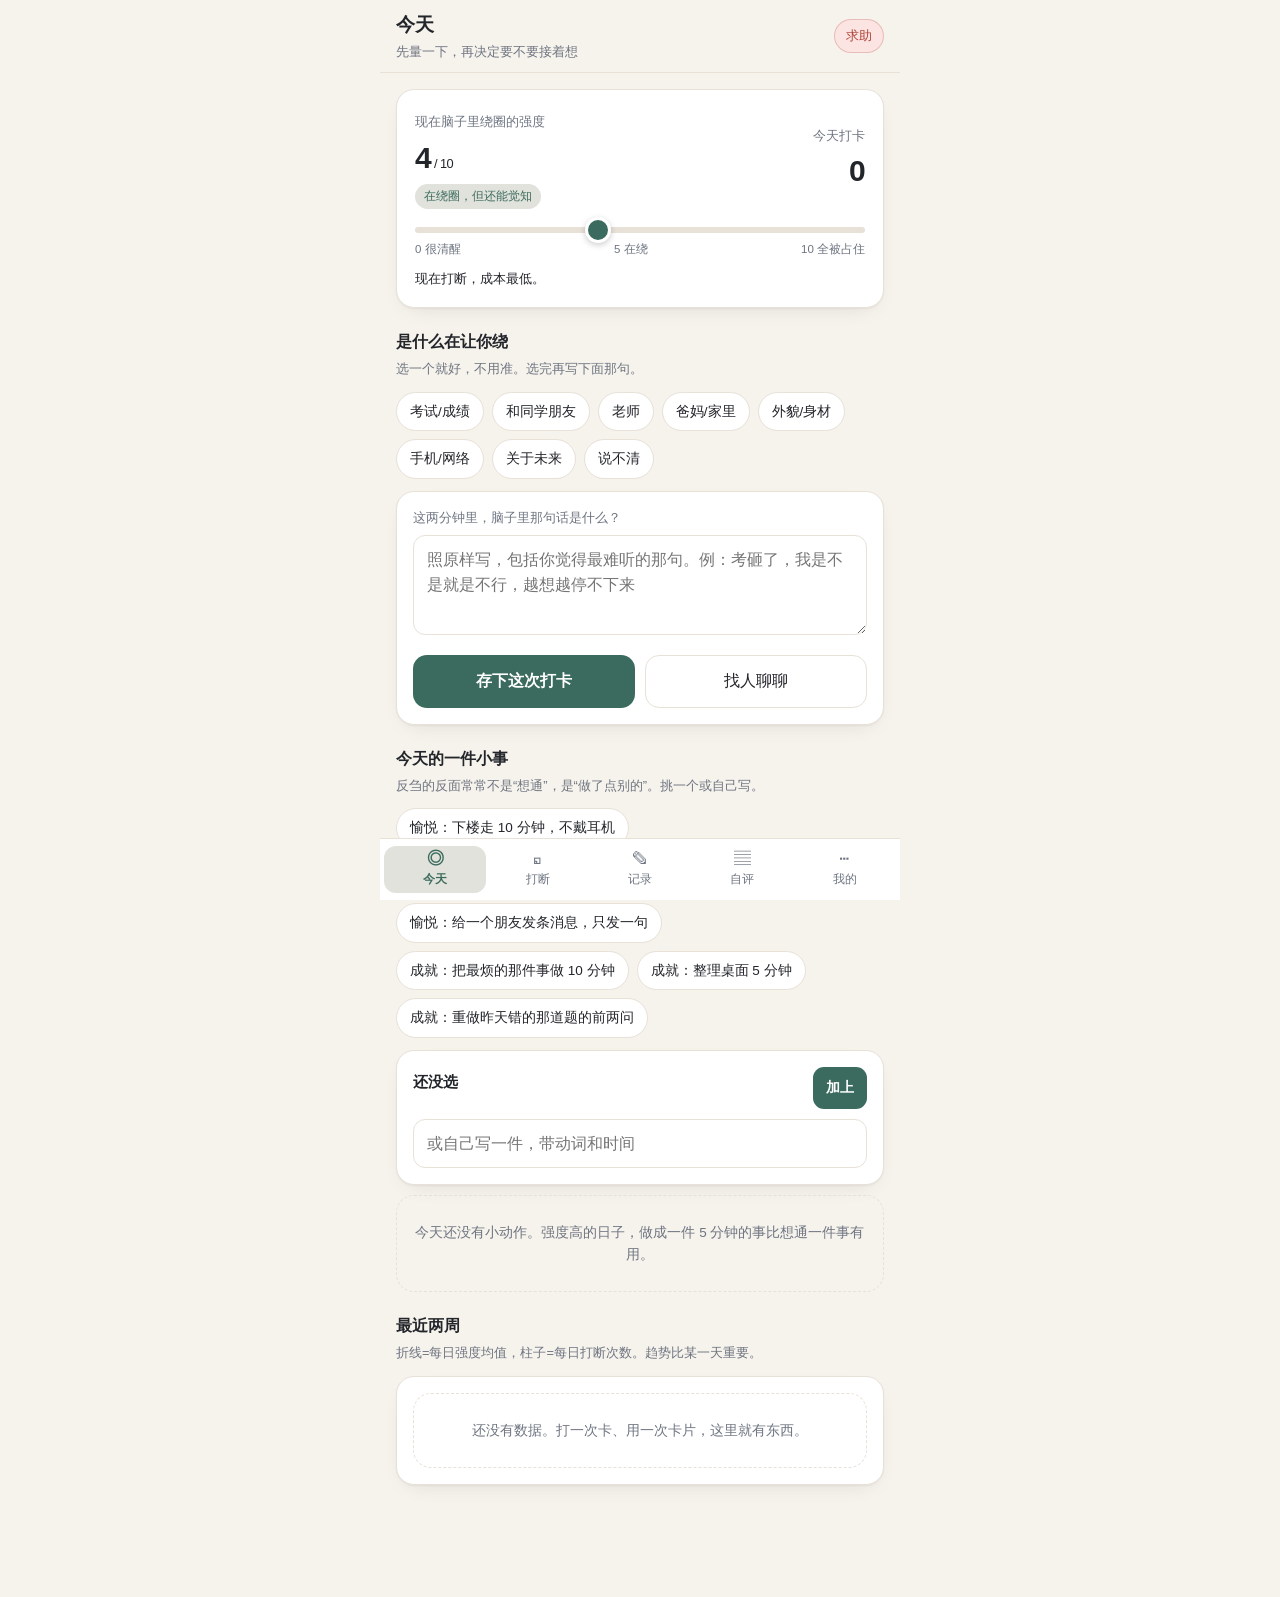
<file: index.html>
<!DOCTYPE html>
<html lang="zh-CN">
<head>
<meta charset="utf-8">
<meta name="viewport" content="width=device-width, initial-scale=1, viewport-fit=cover">
<title>反刍打断 · 青少年越想越累的自我调节工具</title>
<meta name="description" content="帮 12–18 岁识别并打断反刍思维：温度计、打断卡片、日志分流、RRS 自评、本地陪练。数据默认只存在你自己的手机里。">
<meta name="theme-color" content="#F6F2EC">
<meta name="apple-mobile-web-app-capable" content="yes">
<meta name="apple-mobile-web-app-status-bar-style" content="default">
<meta name="apple-mobile-web-app-title" content="反刍打断">
<link rel="manifest" href="manifest.json">
<link rel="icon" href="assets/icon/app-icon.svg" type="image/svg+xml">
<link rel="apple-touch-icon" href="assets/icon/app-icon-512.png">
<link rel="stylesheet" href="assets/css/app.css">
</head>
<body>
<div class="phone">
  <header class="topbar">
    <button class="back" id="back" type="button" aria-label="返回" hidden>‹</button>
    <div class="titles">
      <h1 id="pageTitle">今天</h1>
      <p id="pageSub">先量一下，再决定要不要接着想</p>
    </div>
    <a class="sos" href="#/help" aria-label="求助入口">求助</a>
  </header>

  <main id="view" class="view" tabindex="-1"></main>

  <nav class="tabbar" id="tabbar">
    <a href="#/today" data-tab="today"><span class="i">◎</span>今天</a>
    <a href="#/break" data-tab="break"><span class="i">◱</span>打断</a>
    <a href="#/journal" data-tab="journal"><span class="i">✎</span>记录</a>
    <a href="#/scale" data-tab="scale"><span class="i">▤</span>自评</a>
    <a href="#/more" data-tab="more"><span class="i">⋯</span>我的</a>
  </nav>
</div>

<div class="sheet" id="sheet" hidden>
  <div class="sheet-mask" data-close></div>
  <div class="sheet-body" id="sheetBody" role="dialog" aria-modal="true"></div>
</div>

<noscript>这个站点需要 JavaScript 才能记录与计时。请在浏览器设置里允许脚本后刷新。</noscript>
<script src="assets/js/config.js"></script>
<script src="assets/js/data.js"></script>
<script src="assets/js/engine.js"></script>
<script src="assets/js/app.js"></script>
</body>
</html>
</file>
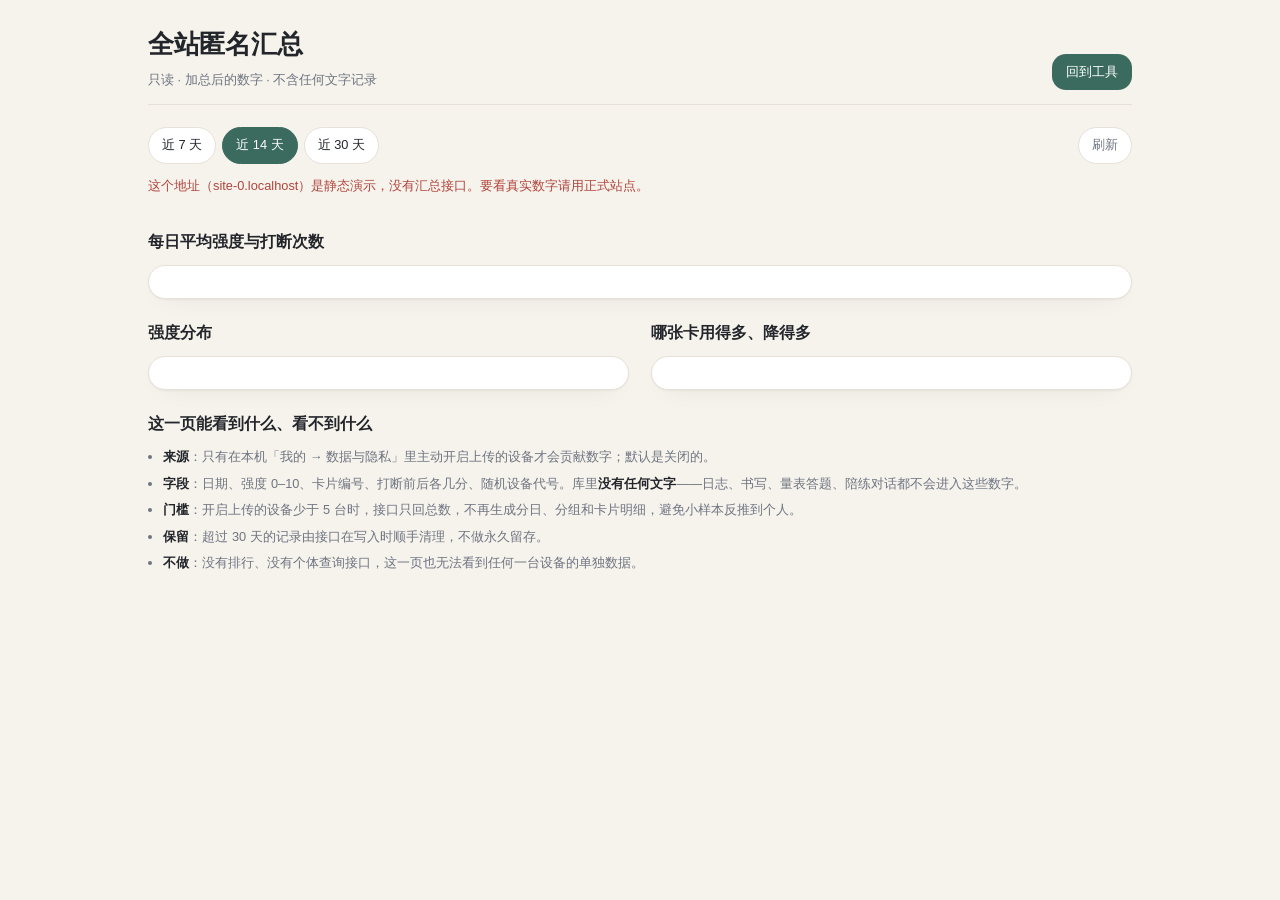
<file: admin.html>
<!DOCTYPE html>
<html lang="zh-CN">
<head>
<meta charset="utf-8">
<meta name="viewport" content="width=device-width, initial-scale=1, viewport-fit=cover">
<title>全站汇总 · 反刍打断</title>
<meta name="description" content="反刍打断的只读匿名汇总：只有加总后的数字，没有文字、没有个人记录。">
<meta name="theme-color" content="#F6F2EC">
<meta name="robots" content="noindex,nofollow">
<link rel="icon" href="assets/icon/app-icon.svg" type="image/svg+xml">
<link rel="stylesheet" href="assets/css/app.css">
<link rel="stylesheet" href="assets/css/admin.css">
</head>
<body>
<div class="admin">
  <header class="ahead">
    <div>
      <h1>全站匿名汇总</h1>
      <p>只读 · 加总后的数字 · 不含任何文字记录</p>
    </div>
    <a class="along" href="index.html">回到工具</a>
  </header>

  <section class="ablock">
    <div class="arange" id="range" role="group" aria-label="时间范围">
      <button type="button" data-days="7">近 7 天</button>
      <button type="button" data-days="14" class="on">近 14 天</button>
      <button type="button" data-days="30">近 30 天</button>
      <span class="agrow"></span>
      <button type="button" id="refresh" class="aghost">刷新</button>
    </div>
    <div id="status" class="astatus" role="status" aria-live="polite"></div>
    <div id="kpis" class="akpis"></div>
  </section>

  <section class="ablock">
    <h2>每日平均强度与打断次数</h2>
    <div id="trend" class="apanel"></div>
  </section>

  <section class="ablock two">
    <div>
      <h2>强度分布</h2>
      <div id="hist" class="apanel"></div>
    </div>
    <div>
      <h2>哪张卡用得多、降得多</h2>
      <div id="cards" class="apanel"></div>
    </div>
  </section>

  <section class="ablock">
    <h2>这一页能看到什么、看不到什么</h2>
    <ul class="anotes" id="notes"></ul>
  </section>
</div>
<script src="assets/js/config.js"></script>
<script src="assets/js/data.js"></script>
<script src="assets/js/admin.js"></script>
</body>
</html>
</file>
<file: assets/css/app.css>
/* ============================================================
   设计变量
   --site-* 是对外可调节的根变量层；项目内部旧名字只做映射与倍数换算，
   业务样式一律通过这两层取色取尺，所以改根变量能改到全站。
   ============================================================ */
:root{
  --site-bg:#F6F2EC; --site-fg:#22252A; --site-surface:#FFFFFF;
  --site-muted:#6E7581; --site-border:#E7E1D8;
  --site-accent:#3B6B5E; --site-on-accent:#FFFFFF;
  --site-font:-apple-system,BlinkMacSystemFont,"Segoe UI","PingFang SC","Hiragino Sans GB","Microsoft YaHei",sans-serif;
  --site-radius:18px; --site-space:1; --site-type:1; --site-motion:1;

  --bg:var(--site-bg); --card:var(--site-surface); --ink:var(--site-fg);
  --muted:var(--site-muted); --line:var(--site-border); --primary:var(--site-accent);
  --primary-soft:#E3EFEA;
  --accent:#C6613F; --accent-soft:#FBE7E0;
  --warn:#B0453C; --warn-soft:#FBE4E1; --blue:#3A5F86; --blue-soft:#E5EDF5;
  --radius:var(--site-radius);
  --shadow:0 1px 2px rgba(30,30,30,.05),0 8px 24px -14px rgba(30,30,30,.18);

  --sp-card:calc(16px * var(--site-space));
  --sp-card-lg:calc(18px * var(--site-space));
  --sp-sec:calc(22px * var(--site-space));
  --sp-gap:calc(10px * var(--site-space));
  --sp-item:calc(14px * var(--site-space));
  --sp-view:calc(16px * var(--site-space));
  --fs-body:calc(16px * var(--site-type));
  --fs-h1:calc(19px * var(--site-type));
  --fs-lg:calc(30px * var(--site-type));
  --fs-md:calc(15.5px * var(--site-type));
  --fs-sm:calc(12.8px * var(--site-type));
  --fs-xs:calc(11.8px * var(--site-type));
  --dur:calc(180ms * var(--site-motion));
}
@media (prefers-color-scheme: dark){
  :root{
    --site-bg:#16181B; --site-fg:#E6E3DD; --site-surface:#1F2328;
    --site-muted:#9AA1AB; --site-border:#2C3138; --site-accent:#79AE9C; --site-on-accent:#16181B;
    --primary-soft:#21332D;
    --accent:#DE8B6C; --accent-soft:#3A2620;
    --warn:#E08378; --warn-soft:#3A221F; --blue:#8AB4DB; --blue-soft:#202B36;
    --shadow:0 1px 2px rgba(0,0,0,.4),0 10px 26px -16px rgba(0,0,0,.7);
  }
}
/* 支持 color-mix 的浏览器让主色的浅底跟着根变量走 */
@supports (color: color-mix(in srgb,red 50%,blue)){
  :root{--primary-soft:color-mix(in srgb,var(--site-accent) 12%,var(--site-bg))}
  @media (prefers-color-scheme: dark){:root{--primary-soft:color-mix(in srgb,var(--site-accent) 22%,var(--site-bg))}}
}
@media (prefers-reduced-motion: reduce){
  .tap,.bar > i,.flash,.sheet-body{transition:none;animation:none}
}

*{box-sizing:border-box}
/* 组件里的 display:flex/grid 会盖掉浏览器默认的 [hidden]{display:none}，
   关掉的弹层就会继续铺满整屏、吃掉所有点击。 */
[hidden]{display:none !important}
html,body{margin:0;padding:0}
body{
  background:var(--bg); color:var(--ink);
  font:var(--fs-body)/1.6 var(--site-font);
  -webkit-font-smoothing:antialiased; -webkit-tap-highlight-color:transparent;
}
button,a{font:inherit;color:inherit}
a{color:var(--primary);text-decoration:none}
.phone{max-width:520px;margin:0 auto;min-height:100dvh;display:flex;flex-direction:column}

/* ---------- 顶栏 ---------- */
.topbar{
  position:sticky;top:0;z-index:20;display:flex;align-items:center;gap:var(--sp-gap);
  padding:calc(var(--sp-gap) + env(safe-area-inset-top)) var(--sp-view) var(--sp-gap);
  background:var(--bg);border-bottom:1px solid var(--line);
}
.topbar .titles{flex:1;min-width:0}
.topbar h1{margin:0;font-size:var(--fs-h1);font-weight:650;letter-spacing:.01em}
.topbar p{margin:2px 0 0;font-size:calc(var(--fs-sm) - .3px);color:var(--muted);overflow:hidden;text-overflow:ellipsis;white-space:nowrap}
.topbar .back{
  width:32px;height:32px;flex:none;border:1px solid var(--line);border-radius:50%;
  background:var(--card);font-size:calc(var(--fs-h1) + 1px);line-height:1;display:grid;place-items:center;cursor:pointer
}
.topbar .sos{
  flex:none;font-size:var(--fs-sm);padding:6px 11px;border-radius:999px;
  background:var(--warn-soft);color:var(--warn);border:1px solid rgba(176,69,60,.25)
}

/* ---------- 主体 ---------- */
.view{flex:1;padding:var(--sp-view) var(--sp-view) calc(28px * var(--site-space))}
.view:focus{outline:none}
.sec{margin:0 0 var(--sp-sec)}
.sec > h2{margin:0 0 4px;font-size:var(--fs-md);font-weight:650}
.sec > .hint{margin:0 0 calc(12px * var(--site-space));font-size:var(--fs-sm);color:var(--muted)}
.stack > * + *{margin-top:var(--sp-gap)}

.card{
  background:var(--card);border:1px solid var(--line);border-radius:var(--radius);
  padding:var(--sp-card);box-shadow:var(--shadow)
}
.card.pad-lg{padding:var(--sp-card-lg)}
.tap{cursor:pointer;transition:transform var(--dur) ease}
.tap:active{transform:scale(.985)}
.row{display:flex;align-items:center;gap:var(--sp-gap)}
.row.between{justify-content:space-between}
.row.wrap{flex-wrap:wrap}
.grow{flex:1;min-width:0}
.muted{color:var(--muted)}
.small{font-size:var(--fs-sm)}
.tiny{font-size:var(--fs-xs);color:var(--muted)}
.big{font-size:var(--fs-lg);font-weight:680;letter-spacing:-.02em}
.divider{height:1px;background:var(--line);margin:calc(14px * var(--site-space)) 0}
.pill{display:inline-block;padding:3px 9px;border-radius:999px;font-size:var(--fs-xs);background:var(--primary-soft);color:var(--primary)}
.pill.acc{background:var(--accent-soft);color:var(--accent)}
.pill.warn{background:var(--warn-soft);color:var(--warn)}
.pill.blue{background:var(--blue-soft);color:var(--blue)}
.pill.gray{background:var(--bg);color:var(--muted)}

/* ---------- 按钮 ---------- */
.btn{
  display:block;width:100%;padding:calc(13px * var(--site-space)) var(--sp-card);
  border-radius:calc(var(--radius) * .78);border:1px solid transparent;
  background:var(--primary);color:var(--site-on-accent);font-size:var(--fs-md);font-weight:600;cursor:pointer;text-align:center
}
.btn.ghost{background:transparent;border-color:var(--line);color:var(--ink);font-weight:550}
.btn.soft{background:var(--primary-soft);color:var(--primary)}
.btn.warn{background:var(--warn);color:#fff}
.btn:disabled{opacity:.45;cursor:not-allowed}
.btn.sm{padding:calc(9px * var(--site-space)) calc(12px * var(--site-space));font-size:calc(13.5px * var(--site-type));width:auto;border-radius:calc(var(--radius) * .61)}
.btns{display:flex;gap:var(--sp-gap)}
.btns .btn{flex:1}

/* ---------- 滑杆 ---------- */
.slider{width:100%;-webkit-appearance:none;appearance:none;height:6px;border-radius:999px;background:var(--line);margin:calc(18px * var(--site-space)) 0 6px}
.slider::-webkit-slider-thumb{-webkit-appearance:none;width:26px;height:26px;border-radius:50%;background:var(--primary);border:3px solid var(--card);box-shadow:0 2px 6px rgba(0,0,0,.2)}
.slider::-moz-range-thumb{width:22px;height:22px;border:3px solid var(--card);border-radius:50%;background:var(--primary)}
.scalelabels{display:flex;justify-content:space-between;font-size:calc(var(--fs-xs) - .3px);color:var(--muted)}

/* ---------- 标签选择 ---------- */
.chips{display:flex;flex-wrap:wrap;gap:calc(8px * var(--site-space))}
.chip{
  padding:calc(8px * var(--site-space)) calc(13px * var(--site-space));border-radius:999px;border:1px solid var(--line);background:var(--card);
  font-size:calc(13.5px * var(--site-type));cursor:pointer;user-select:none
}
.chip.on{background:var(--primary);border-color:var(--primary);color:var(--site-on-accent)}

/* ---------- 列表卡片 ---------- */
.list{display:flex;flex-direction:column;gap:var(--sp-gap)}
.item{display:flex;gap:calc(12px * var(--site-space));align-items:flex-start;padding:var(--sp-item) calc(15px * var(--site-space))}
.item .glyph{
  flex:none;width:38px;height:38px;border-radius:calc(var(--radius) * .67);display:grid;place-items:center;
  background:var(--primary-soft);color:var(--primary);font-size:calc(18px * var(--site-type));font-weight:700
}
.item .glyph.a{background:var(--accent-soft);color:var(--accent)}
.item .glyph.b{background:var(--blue-soft);color:var(--blue)}
.item h3{margin:0;font-size:calc(15px * var(--site-type));font-weight:620}
.item p{margin:3px 0 0;font-size:var(--fs-sm);color:var(--muted)}
.chev{flex:none;color:var(--muted);font-size:calc(18px * var(--site-type));align-self:center}

/* ---------- 步骤 / 引用 ---------- */
.steps{margin:0;padding-left:20px}
.steps li{margin:calc(7px * var(--site-space)) 0}
.why{font-size:calc(13.2px * var(--site-type));color:var(--muted);border-left:3px solid var(--primary-soft);padding:2px 0 2px calc(11px * var(--site-space));margin:calc(10px * var(--site-space)) 0}
.ref{font-size:var(--fs-xs);color:var(--muted);margin-top:var(--sp-gap)}
blockquote{margin:calc(10px * var(--site-space)) 0;padding:var(--sp-gap) calc(13px * var(--site-space));background:var(--bg);border-radius:calc(var(--radius) * .67);font-size:calc(13.5px * var(--site-type))}

/* ---------- 表单 ---------- */
textarea,input[type=text],input[type=number],input[type=time],select{
  width:100%;padding:calc(11px * var(--site-space)) calc(13px * var(--site-space));border-radius:calc(var(--radius) * .67);
  border:1px solid var(--line);background:var(--card);color:var(--ink);font:inherit;resize:vertical
}
textarea:focus,input:focus,select:focus{outline:2px solid var(--primary-soft);border-color:var(--primary)}
label.f{display:block;font-size:calc(13px * var(--site-type));color:var(--muted);margin:0 0 6px}

/* ---------- 呼吸圈（4s/6s 由 JS 按卡片设定，不参与动效倍数） ---------- */
.breath{display:grid;place-items:center;padding:calc(12px * var(--site-space)) 0 4px}
.orb{
  width:150px;height:150px;border-radius:50%;display:grid;place-items:center;
  background:radial-gradient(circle at 50% 40%,var(--primary-soft),var(--card));
  border:1px solid var(--line);color:var(--primary);font-size:var(--fs-body);font-weight:600;
  transition:transform 4s cubic-bezier(.4,0,.2,1);transform:scale(.72)
}
.orb.in{transform:scale(1)}
.orb.out{transform:scale(.72);transition-duration:6s}

/* ---------- 计时 ---------- */
.ring{display:flex;align-items:center;gap:calc(14px * var(--site-space))}
.ring .num{font-variant-numeric:tabular-nums;font-size:calc(26px * var(--site-type));font-weight:660}
.bar{height:8px;border-radius:999px;background:var(--line);overflow:hidden;margin-top:calc(12px * var(--site-space))}
.bar > i{display:block;height:100%;background:var(--primary);width:0;transition:width calc(var(--dur) * 1.7) linear}

/* ---------- 图表 ---------- */
.chart{width:100%;height:auto;display:block}
.chart .axis{stroke:var(--line);stroke-width:1}
.chart .line{stroke:var(--primary);stroke-width:2;fill:none}
.chart .dot{fill:var(--primary)}
.chart .barx{fill:var(--accent-soft);stroke:var(--accent)}
.stats{display:grid;grid-template-columns:repeat(3,1fr);gap:var(--sp-gap);margin-top:calc(12px * var(--site-space))}
.stat{background:var(--card);border:1px solid var(--line);border-radius:calc(var(--radius) * .78);padding:calc(11px * var(--site-space)) calc(10px * var(--site-space));text-align:center}
.stat b{display:block;font-size:var(--fs-h1);font-weight:670;font-variant-numeric:tabular-nums}
.stat span{font-size:calc(var(--fs-xs) - .3px);color:var(--muted)}

/* ---------- 对话 ---------- */
.chat{display:flex;flex-direction:column;gap:var(--sp-gap);margin-bottom:calc(12px * var(--site-space))}
.msg{max-width:86%;padding:var(--sp-gap) calc(13px * var(--site-space));border-radius:calc(var(--radius) * .89);font-size:calc(14.5px * var(--site-type));white-space:pre-wrap;word-break:break-word}
.msg.them{background:var(--card);border:1px solid var(--line);border-top-left-radius:6px;align-self:flex-start}
.msg.me{background:var(--primary);color:var(--site-on-accent);border-top-right-radius:6px;align-self:flex-end}
.msg.sys{align-self:center;background:var(--primary-soft);color:var(--primary);font-size:calc(12.5px * var(--site-type));text-align:center}
.compose{display:flex;gap:calc(8px * var(--site-space));position:sticky;bottom:0;padding-top:calc(8px * var(--site-space));background:var(--bg)}
.compose textarea{flex:1;min-height:46px;max-height:120px}

/* ---------- 开关 ---------- */
.switch{display:flex;align-items:flex-start;gap:var(--sp-gap)}
.switch input{width:44px;height:26px;flex:none;accent-color:var(--primary);margin:calc(2px * var(--site-space)) 0 0}

/* ---------- 底部导航 ---------- */
.tabbar{
  position:sticky;bottom:0;display:flex;background:var(--card);border-top:1px solid var(--line);
  padding:7px 4px calc(7px + env(safe-area-inset-bottom))
}
.tabbar a{
  flex:1;display:flex;flex-direction:column;align-items:center;gap:3px;
  font-size:calc(var(--fs-xs) - .3px);color:var(--muted);padding:4px 0;border-radius:calc(var(--radius) * .67)
}
.tabbar a .i{font-size:calc(17px * var(--site-type));line-height:1}
.tabbar a.on{color:var(--primary);background:var(--primary-soft);font-weight:600}

/* ---------- 弹层 ---------- */
.sheet{position:fixed;inset:0;z-index:60;display:flex;align-items:flex-end;justify-content:center}
.sheet-mask{position:absolute;inset:0;background:rgba(20,20,20,.42)}
.sheet-body{
  position:relative;width:100%;max-width:520px;max-height:88dvh;overflow:auto;
  background:var(--card);border-radius:calc(var(--radius) * 1.22) calc(var(--radius) * 1.22) 0 0;
  padding:var(--sp-card-lg) var(--sp-card) calc(20px * var(--site-space) + env(safe-area-inset-bottom));
  box-shadow:0 -6px 30px rgba(0,0,0,.2);animation:up calc(var(--dur) * 1.2) ease-out
}
@keyframes up{from{transform:translateY(18px);opacity:.6}to{transform:none;opacity:1}}
.sheet-body h2{margin:0 0 6px;font-size:calc(18px * var(--site-type))}
.x{position:absolute;right:14px;top:14px;width:28px;height:28px;border-radius:50%;border:1px solid var(--line);background:var(--card);color:var(--muted);cursor:pointer}

/* ---------- 危机卡 ---------- */
.crisis{border:1px solid rgba(176,69,60,.3);background:var(--warn-soft);border-radius:var(--radius);padding:var(--sp-card)}
.crisis h3{margin:0 0 6px;color:var(--warn);font-size:calc(16px * var(--site-type))}
.crisis ol{margin:calc(8px * var(--site-space)) 0 0;padding-left:20px}
.hotline{display:block;margin-top:var(--sp-gap);font-size:calc(22px * var(--site-type));font-weight:700;color:var(--warn);text-align:center;background:var(--card);border-radius:calc(var(--radius) * .67);padding:var(--sp-gap);border:1px solid rgba(176,69,60,.3)}

.empty{padding:calc(26px * var(--site-space)) var(--sp-card);text-align:center;color:var(--muted);font-size:calc(13.5px * var(--site-type));border:1px dashed var(--line);border-radius:var(--radius)}
.note{font-size:calc(12.5px * var(--site-type));color:var(--muted);line-height:1.55}
kbd{font:inherit;background:var(--bg);border:1px solid var(--line);border-radius:6px;padding:0 5px}
.flash{position:fixed;left:50%;bottom:96px;transform:translateX(-50%);background:var(--ink);color:var(--bg);padding:calc(9px * var(--site-space)) var(--sp-card);border-radius:999px;font-size:calc(13.5px * var(--site-type));z-index:90;opacity:0;transition:opacity var(--dur);pointer-events:none}
.flash.on{opacity:.94}
</file>
<file: assets/css/admin.css>
/* 全站汇总页：独立版式，颜色/字号/间距/圆角/动效全部取自 app.css 的 --site-* 变量层 */
.admin{max-width:1020px;margin:0 auto;padding:calc(24px * var(--site-space)) calc(18px * var(--site-space)) calc(48px * var(--site-space))}
.ahead{display:flex;align-items:flex-end;justify-content:space-between;gap:var(--sp-gap);flex-wrap:wrap;
  padding-bottom:calc(14px * var(--site-space));border-bottom:1px solid var(--line)}
.ahead h1{margin:0;font-size:calc(26px * var(--site-type));letter-spacing:-.01em}
.ahead p{margin:4px 0 0;color:var(--muted);font-size:var(--fs-sm)}
.along{display:inline-block;padding:calc(8px * var(--site-space)) calc(14px * var(--site-space));
  background:var(--primary);color:var(--site-on-accent);text-decoration:none;
  border-radius:calc(var(--radius) * .78);font-size:var(--fs-sm);transition:opacity var(--dur)}
.along:hover{opacity:.86}

.ablock{margin-top:calc(22px * var(--site-space))}
.ablock h2{margin:0 0 calc(10px * var(--site-space));font-size:var(--fs-md);font-weight:650}
.ablock.two{display:grid;grid-template-columns:1fr 1fr;gap:calc(22px * var(--site-space))}
.ablock.two h2{grid-column:auto}
@media (max-width:720px){.ablock.two{grid-template-columns:1fr}}

.apanel{background:var(--card);border:1px solid var(--line);border-radius:var(--radius);
  padding:var(--sp-card);box-shadow:var(--shadow)}

.arange{display:flex;align-items:center;gap:calc(6px * var(--site-space));flex-wrap:wrap;margin-bottom:calc(12px * var(--site-space))}
.arange button{border:1px solid var(--line);background:var(--card);color:var(--ink);
  padding:calc(7px * var(--site-space)) calc(13px * var(--site-space));border-radius:999px;
  font:inherit;font-size:var(--fs-sm);cursor:pointer;transition:border-color var(--dur),background var(--dur)}
.arange button.on{background:var(--primary);border-color:var(--primary);color:var(--site-on-accent)}
.arange .agrow{flex:1}
.arange .aghost{color:var(--muted)}

.astatus{font-size:var(--fs-sm);color:var(--muted);margin-bottom:calc(12px * var(--site-space))}
.astatus.bad{color:var(--warn)}
.astatus .abadge{display:inline-block;margin-left:6px;padding:2px 8px;border-radius:999px;
  background:var(--warn-soft);color:var(--warn);font-size:var(--fs-xs)}

.akpis{display:grid;grid-template-columns:repeat(auto-fit,minmax(150px,1fr));gap:var(--sp-gap)}
.akpi{background:var(--card);border:1px solid var(--line);border-radius:var(--radius);padding:var(--sp-card)}
.akpi b{display:block;font-size:calc(28px * var(--site-type));line-height:1.15;font-variant-numeric:tabular-nums}
.akpi span{display:block;margin-top:2px;color:var(--muted);font-size:var(--fs-xs)}

.abars{display:flex;flex-direction:column;gap:calc(7px * var(--site-space))}
.abar{display:grid;grid-template-columns:calc(74px * var(--site-type)) 1fr calc(52px * var(--site-type));
  align-items:center;gap:calc(9px * var(--site-space));font-size:var(--fs-sm)}
.abar .track{height:10px;background:var(--primary-soft);border-radius:999px;overflow:hidden}
.abar .fill{display:block;height:100%;background:var(--primary);border-radius:999px;transition:width var(--dur)}
.abar .val{text-align:right;color:var(--muted);font-variant-numeric:tabular-nums}

.atable{width:100%;border-collapse:collapse;font-size:var(--fs-sm)}
.atable th,.atable td{text-align:left;padding:calc(8px * var(--site-space)) 0;border-bottom:1px solid var(--line)}
.atable th{color:var(--muted);font-weight:600;font-size:var(--fs-xs)}
.atable td.n,.atable th.n{text-align:right;font-variant-numeric:tabular-nums}
.atable tr:last-child td{border-bottom:0}

.anotes{margin:0;padding-left:1.2em;color:var(--muted);font-size:var(--fs-sm);line-height:1.75}
.anotes li{margin-bottom:4px}
.anotes b{color:var(--ink);font-weight:600}

.aempty{color:var(--muted);font-size:var(--fs-sm);text-align:center;padding:calc(18px * var(--site-space)) 0}
@media (prefers-reduced-motion: reduce){.along,.arange button,.abar .fill{transition:none}}
</file>
